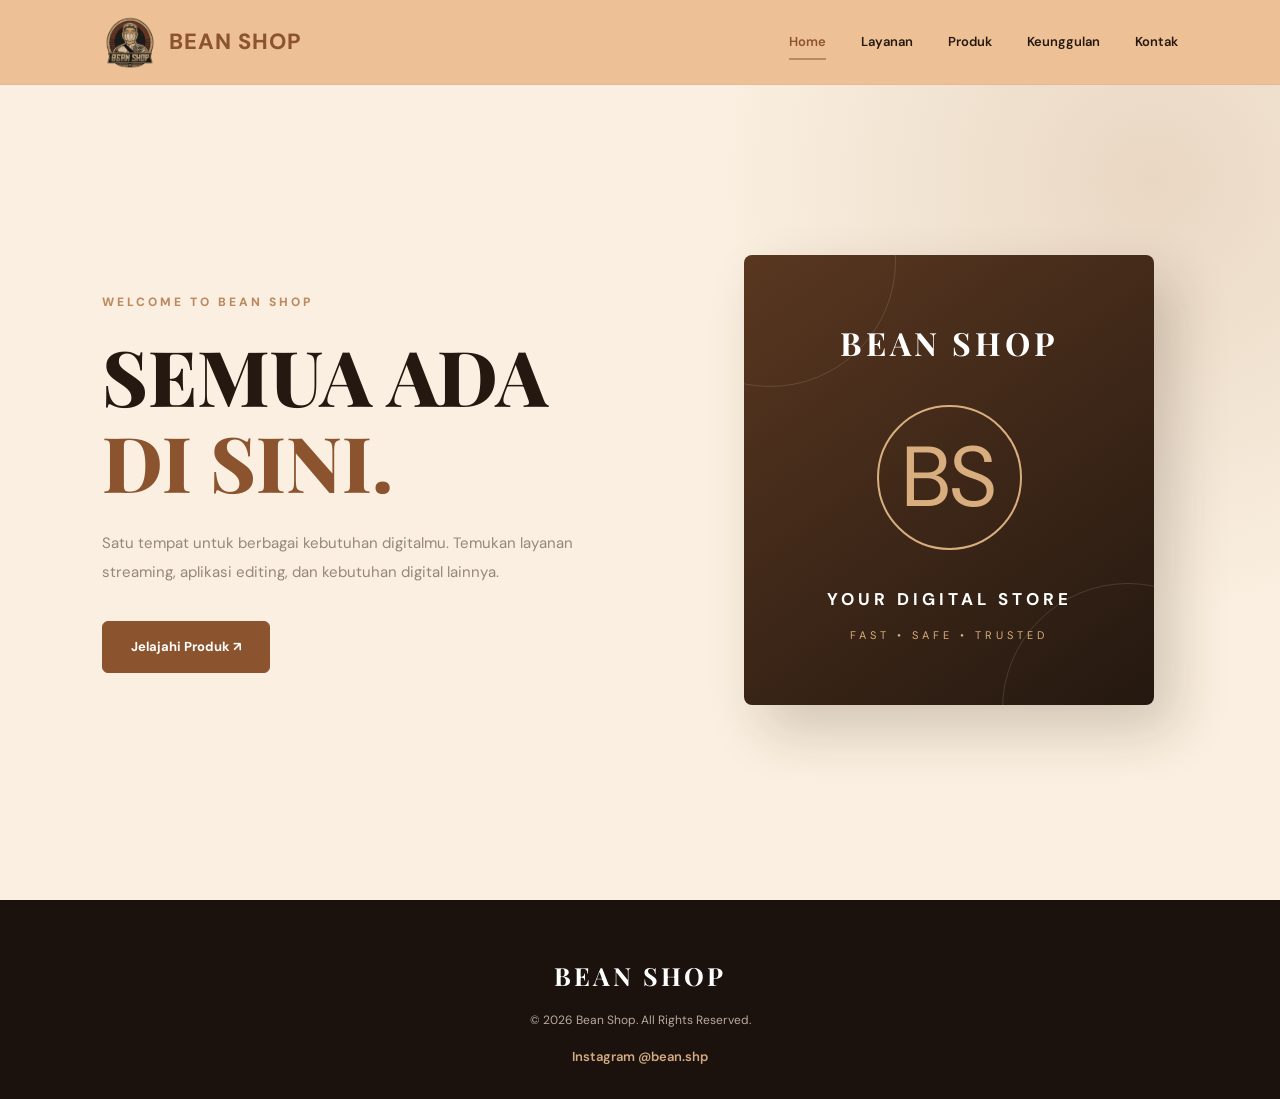
<file: index.html>
<!DOCTYPE html>
<html lang="id">
<head>
    <meta charset="UTF-8">
    <meta name="viewport" content="width=device-width, initial-scale=1.0">
    <title>Beranda | Bean Shop</title>
    <link rel="stylesheet" href="style.css">
</head>
<body>
    <!-- HEADER -->
    <header class="header">
        <div class="logo">
            <img src="logo/WhatsApp_Image_2026-11-11_at_08.12.12-removebg-preview.png" alt="Logo Bean Shop">
            <h2>BEAN SHOP</h2>
        </div>
        <nav class="navbar">
            <a href="index.html" data-page="index.html">Home</a>
            <a href="layanan.html" data-page="layanan.html">Layanan</a>
            <a href="produk.html" data-page="produk.html">Produk</a>
            <a href="keunggulan.html" data-page="keunggulan.html">Keunggulan</a>
            <a href="kontak.html" data-page="kontak.html">Kontak</a>
        </nav>
    </header>

<main>
<!-- HERO SECTION -->
    <section class="hero" id="home">

        <div class="hero-content">

            <span>WELCOME TO BEAN SHOP</span>

            <h1>
                SEMUA ADA
                <br>
                <em>DI SINI.</em>
            </h1>

            <p>
                Satu tempat untuk berbagai kebutuhan digitalmu.
                Temukan layanan streaming, aplikasi editing,
                dan kebutuhan digital lainnya.
            </p>

            <a href="produk.html" class="btn">
                Jelajahi Produk ↗
            </a>

        </div>

        <!-- POSTER -->
        <div class="hero-image">

            <div class="poster">
                <h2>BEAN SHOP</h2>

                <div class="poster-icon">BS</div>

                <h3>YOUR DIGITAL STORE</h3>
                <p>FAST • SAFE • TRUSTED</p>
            </div>

        </div>

    </section>
</main>
    <!-- FOOTER -->
    <footer>
        <h3>BEAN SHOP</h3>
        <p>© 2026 Bean Shop. All Rights Reserved.</p>
        <a href="https://instagram.com/bean.shp" target="_blank" rel="noopener noreferrer">
            Instagram @bean.shp
        </a>
    </footer>

<script src="script.js"></script>
</body>
</html>
</file>
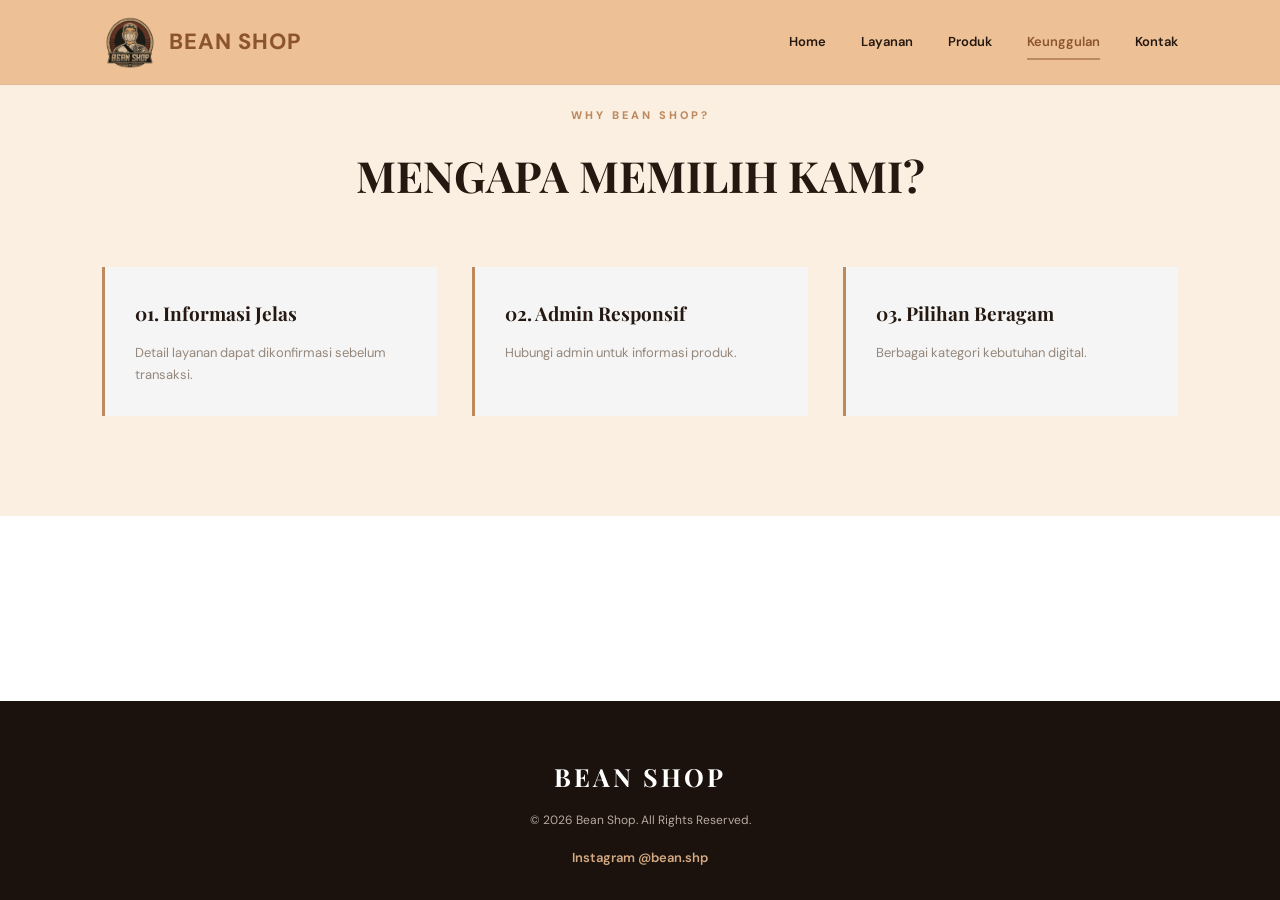
<file: keunggulan.html>
<!DOCTYPE html>
<html lang="id">
<head>
    <meta charset="UTF-8">
    <meta name="viewport" content="width=device-width, initial-scale=1.0">
    <title>Keunggulan | Bean Shop</title>
    <link rel="stylesheet" href="style.css">
</head>
<body>
    <!-- HEADER -->
    <header class="header">
        <div class="logo">
            <img src="logo/WhatsApp_Image_2026-11-11_at_08.12.12-removebg-preview.png" alt="Logo Bean Shop">
            <h2>BEAN SHOP</h2>
        </div>
        <nav class="navbar">
            <a href="index.html" data-page="index.html">Home</a>
            <a href="layanan.html" data-page="layanan.html">Layanan</a>
            <a href="produk.html" data-page="produk.html">Produk</a>
            <a href="keunggulan.html" data-page="keunggulan.html">Keunggulan</a>
            <a href="kontak.html" data-page="kontak.html">Kontak</a>
        </nav>
    </header>

<main>
<!-- KEUNGGULAN -->
    <section class="advantages">

        <div class="section-title">
            <span>WHY BEAN SHOP?</span>
            <h2>MENGAPA MEMILIH KAMI?</h2>
        </div>

        <div class="advantage-container">

            <div>
                <h3>01. Informasi Jelas</h3>
                <p>
                    Detail layanan dapat dikonfirmasi sebelum transaksi.
                </p>
            </div>

            <div>
                <h3>02. Admin Responsif</h3>
                <p>
                    Hubungi admin untuk informasi produk.
                </p>
            </div>

            <div>
                <h3>03. Pilihan Beragam</h3>
                <p>
                    Berbagai kategori kebutuhan digital.
                </p>
            </div>

        </div>

    </section>
</main>
    <!-- FOOTER -->
    <footer>
        <h3>BEAN SHOP</h3>
        <p>© 2026 Bean Shop. All Rights Reserved.</p>
        <a href="https://instagram.com/bean.shp" target="_blank" rel="noopener noreferrer">
            Instagram @bean.shp
        </a>
    </footer>

<script src="script.js"></script>
</body>
</html>
</file>
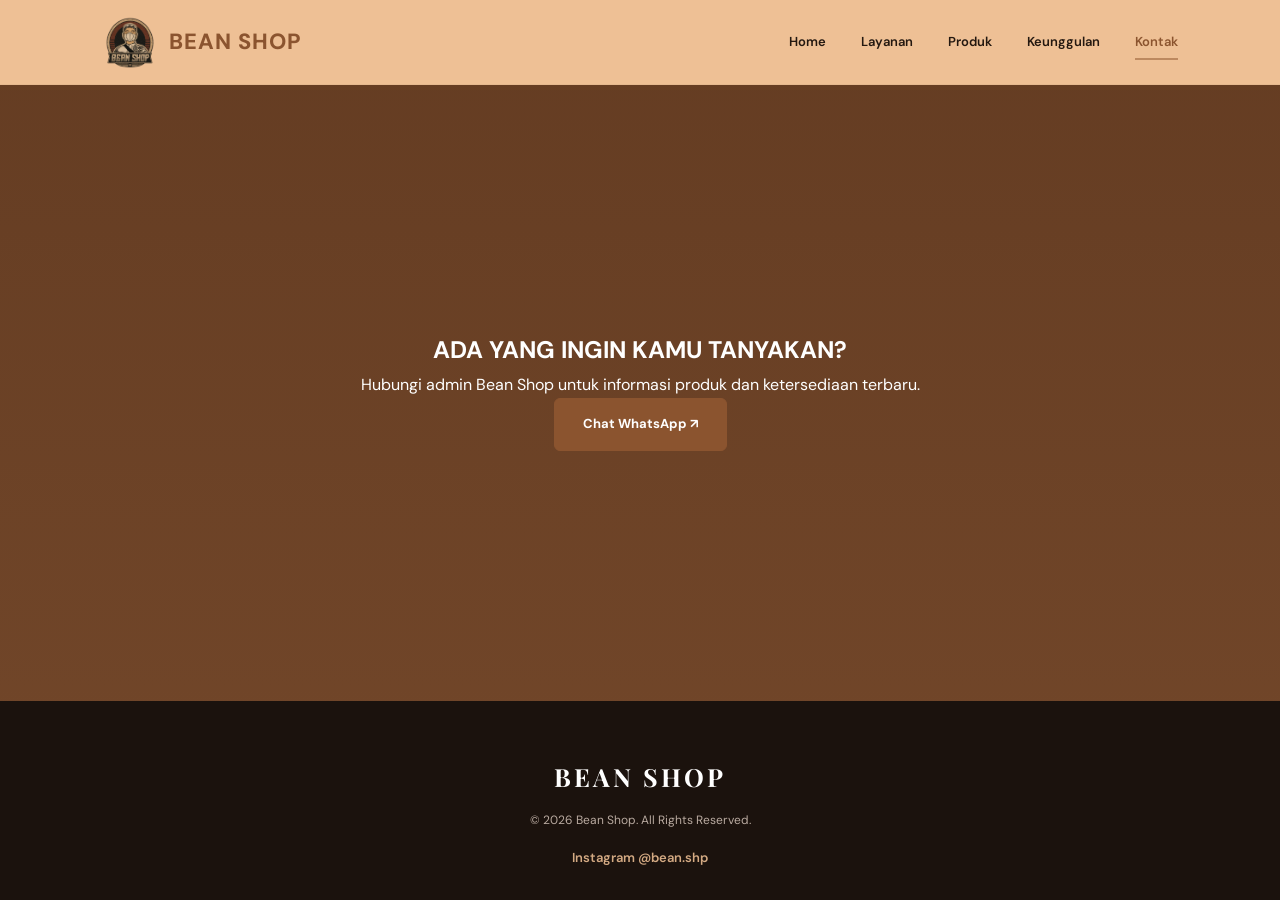
<file: kontak.html>
<!DOCTYPE html>
<html lang="id">
<head>
    <meta charset="UTF-8">
    <meta name="viewport" content="width=device-width, initial-scale=1.0">
    <title>Kontak | Bean Shop</title>
    <link rel="stylesheet" href="style.css">
</head>
<body>
    <!-- HEADER -->
    <header class="header">
        <div class="logo">
            <img src="logo/WhatsApp_Image_2026-11-11_at_08.12.12-removebg-preview.png" alt="Logo Bean Shop">
            <h2>BEAN SHOP</h2>
        </div>
        <nav class="navbar">
            <a href="index.html" data-page="index.html">Home</a>
            <a href="layanan.html" data-page="layanan.html">Layanan</a>
            <a href="produk.html" data-page="produk.html">Produk</a>
            <a href="keunggulan.html" data-page="keunggulan.html">Keunggulan</a>
            <a href="kontak.html" data-page="kontak.html">Kontak</a>
        </nav>
    </header>

<main>
<!-- KONTAK -->
    <section class="contact" id="kontak">

        <h2>ADA YANG INGIN KAMU TANYAKAN?</h2>

        <p>
            Hubungi admin Bean Shop untuk informasi
            produk dan ketersediaan terbaru.
        </p>

        <a
            href="https://wa.me/6282298443455"
            target="_blank"
            class="btn"
        >
            Chat WhatsApp ↗
        </a>
    </section>
</main>
    <!-- FOOTER -->
    <footer>
        <h3>BEAN SHOP</h3>
        <p>© 2026 Bean Shop. All Rights Reserved.</p>
        <a href="https://instagram.com/bean.shp" target="_blank" rel="noopener noreferrer">
            Instagram @bean.shp
        </a>
    </footer>

<script src="script.js"></script>
</body>
</html>
</file>
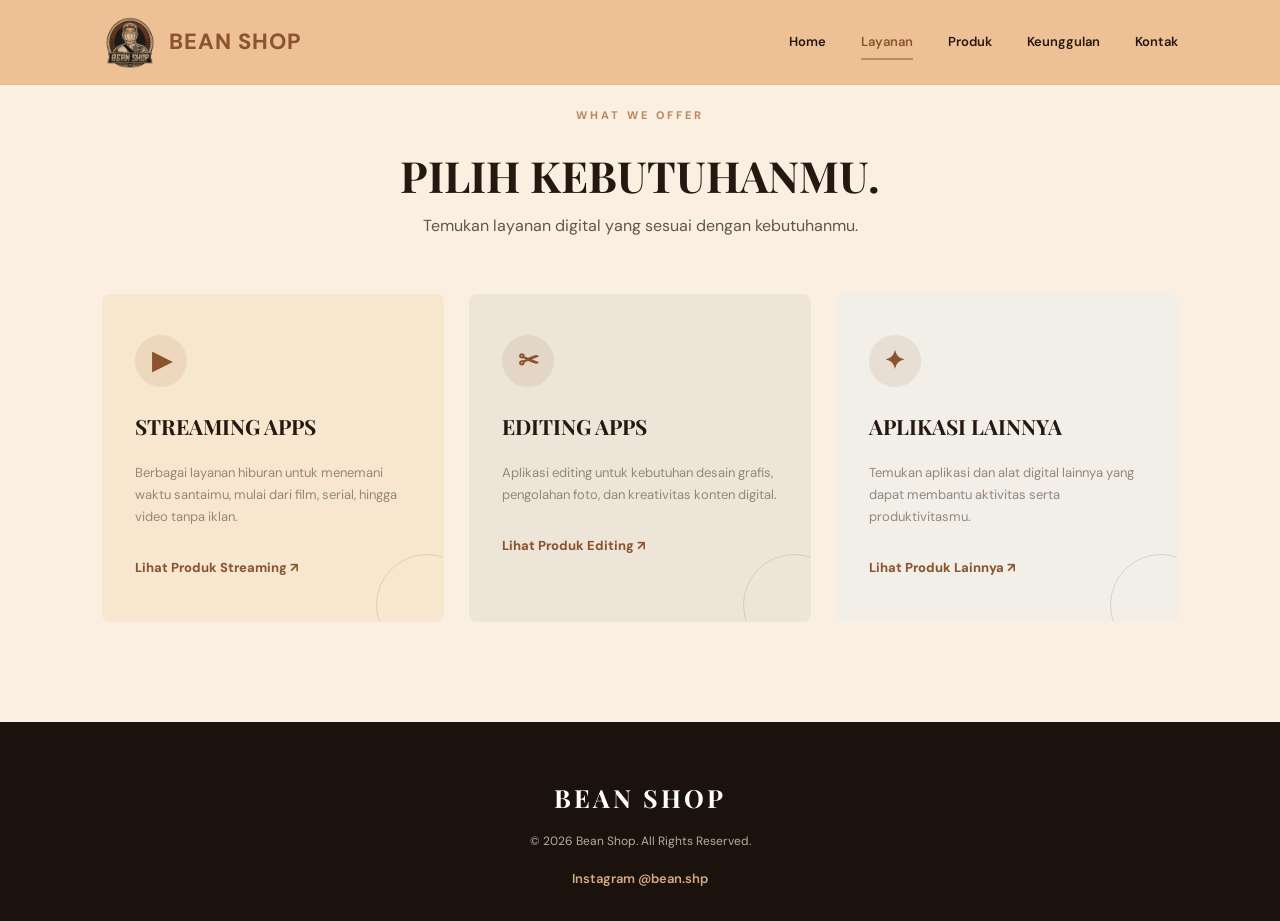
<file: layanan.html>
<!DOCTYPE html>
<html lang="id">
<head>
    <meta charset="UTF-8">
    <meta name="viewport" content="width=device-width, initial-scale=1.0">
    <title>Layanan | Bean Shop</title>
    <link rel="stylesheet" href="style.css">
</head>
<body>
    <!-- HEADER -->
    <header class="header">
        <div class="logo">
            <img src="logo/WhatsApp_Image_2026-11-11_at_08.12.12-removebg-preview.png" alt="Logo Bean Shop">
            <h2>BEAN SHOP</h2>
        </div>
        <nav class="navbar">
            <a href="index.html" data-page="index.html">Home</a>
            <a href="layanan.html" data-page="layanan.html">Layanan</a>
            <a href="produk.html" data-page="produk.html">Produk</a>
            <a href="keunggulan.html" data-page="keunggulan.html">Keunggulan</a>
            <a href="kontak.html" data-page="kontak.html">Kontak</a>
        </nav>
    </header>

    <main>
        <section class="services" id="layanan">
            <div class="section-title">
                <span>WHAT WE OFFER</span>
                <h2>PILIH KEBUTUHANMU.</h2>
                <p>Temukan layanan digital yang sesuai dengan kebutuhanmu.</p>
            </div>

            <div class="service-container">
                <!-- LAYANAN STREAMING -->
                <article class="service-card">
                    <div class="service-icon">▶</div>
                    <h3>STREAMING APPS</h3>
                    <p>Berbagai layanan hiburan untuk menemani waktu santaimu, mulai dari film, serial, hingga video tanpa iklan.</p>
                    <a href="produk.html#streaming">Lihat Produk Streaming ↗</a>
                </article>

                <!-- LAYANAN EDITING -->
                <article class="service-card editing">
                    <div class="service-icon">✂</div>
                    <h3>EDITING APPS</h3>
                    <p>Aplikasi editing untuk kebutuhan desain grafis, pengolahan foto, dan kreativitas konten digital.</p>
                    <a href="produk.html#editing">Lihat Produk Editing ↗</a>
                </article>

                <!-- LAYANAN LAINNYA -->
                <article class="service-card other">
                    <div class="service-icon">✦</div>
                    <h3>APLIKASI LAINNYA</h3>
                    <p>Temukan aplikasi dan alat digital lainnya yang dapat membantu aktivitas serta produktivitasmu.</p>
                    <a href="produk.html#lainnya">Lihat Produk Lainnya ↗</a>
                </article>
            </div>
        </section>
    </main>

    <footer>
        <h3>BEAN SHOP</h3>
        <p>© 2026 Bean Shop. All Rights Reserved.</p>
        <a href="https://instagram.com/bean.shp" target="_blank" rel="noopener noreferrer">Instagram @bean.shp</a>
    </footer>

    <script src="script.js"></script>
</body>
</html>
</file>
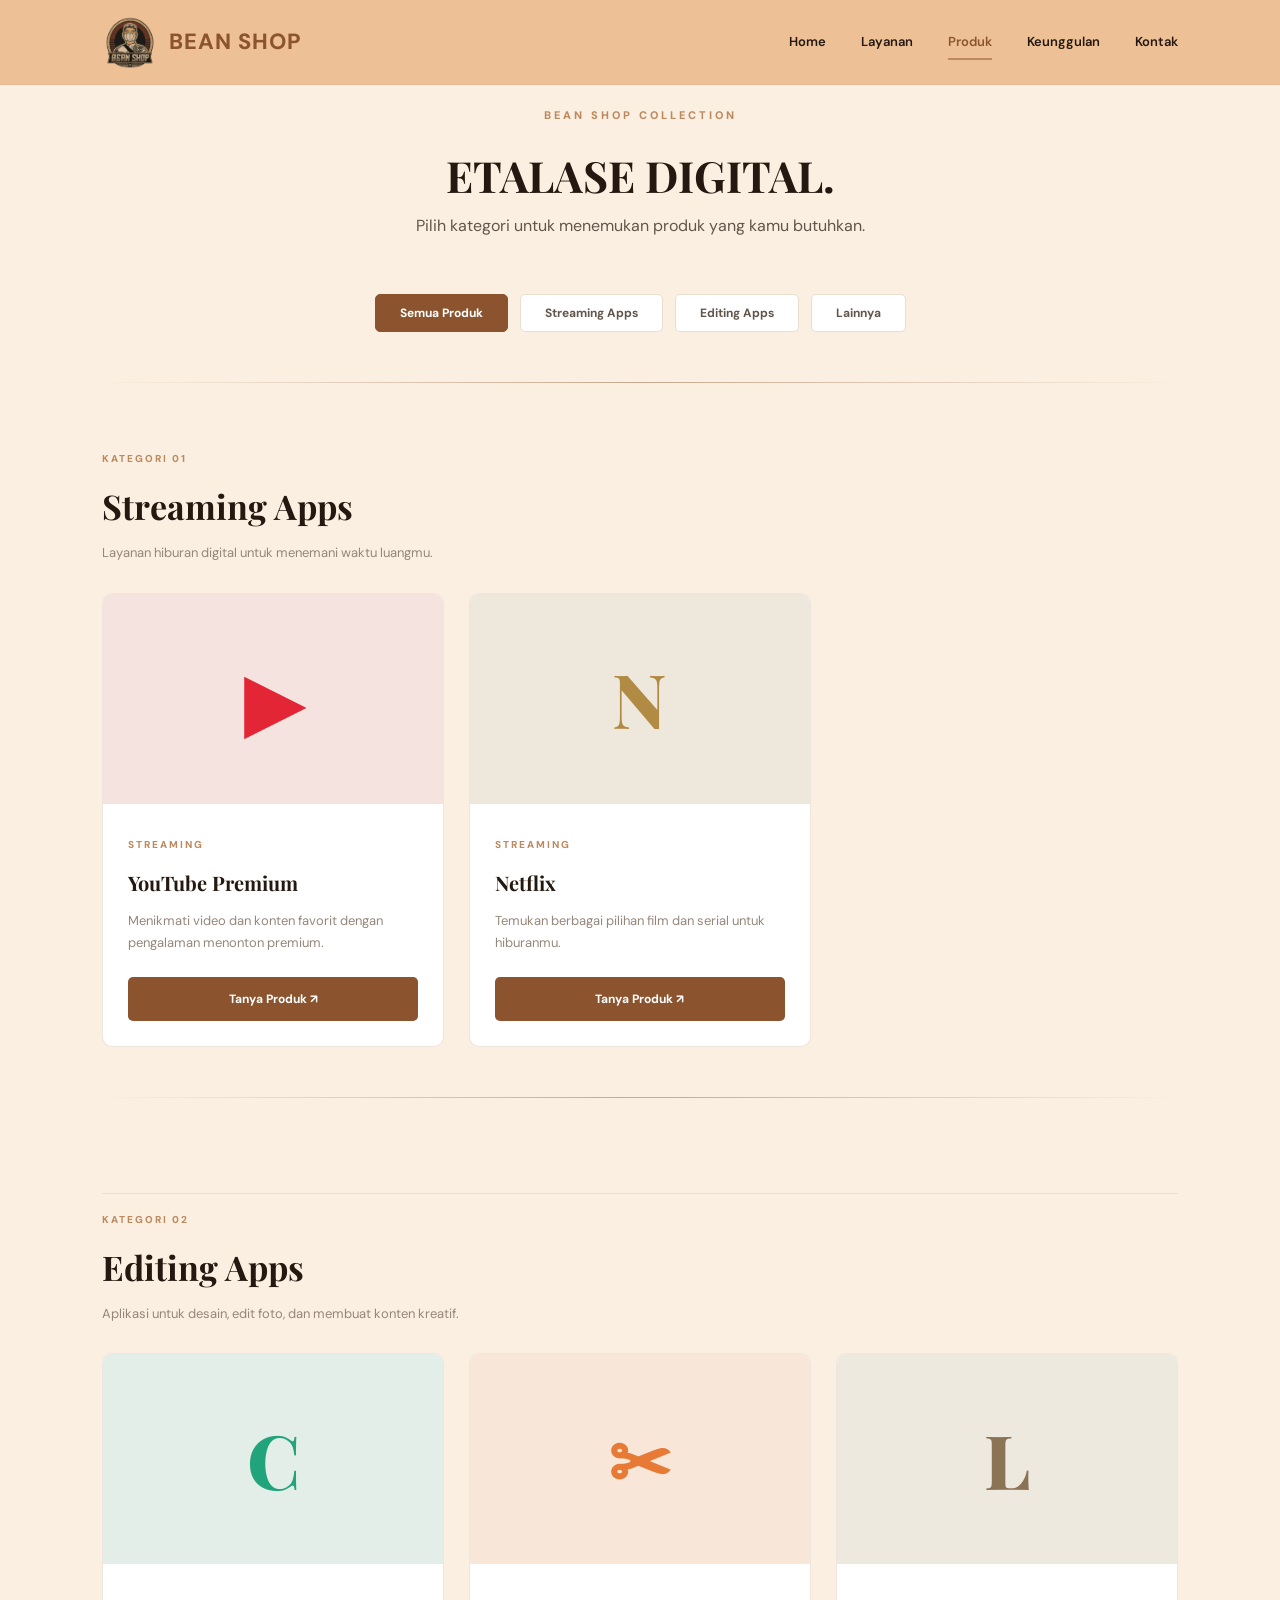
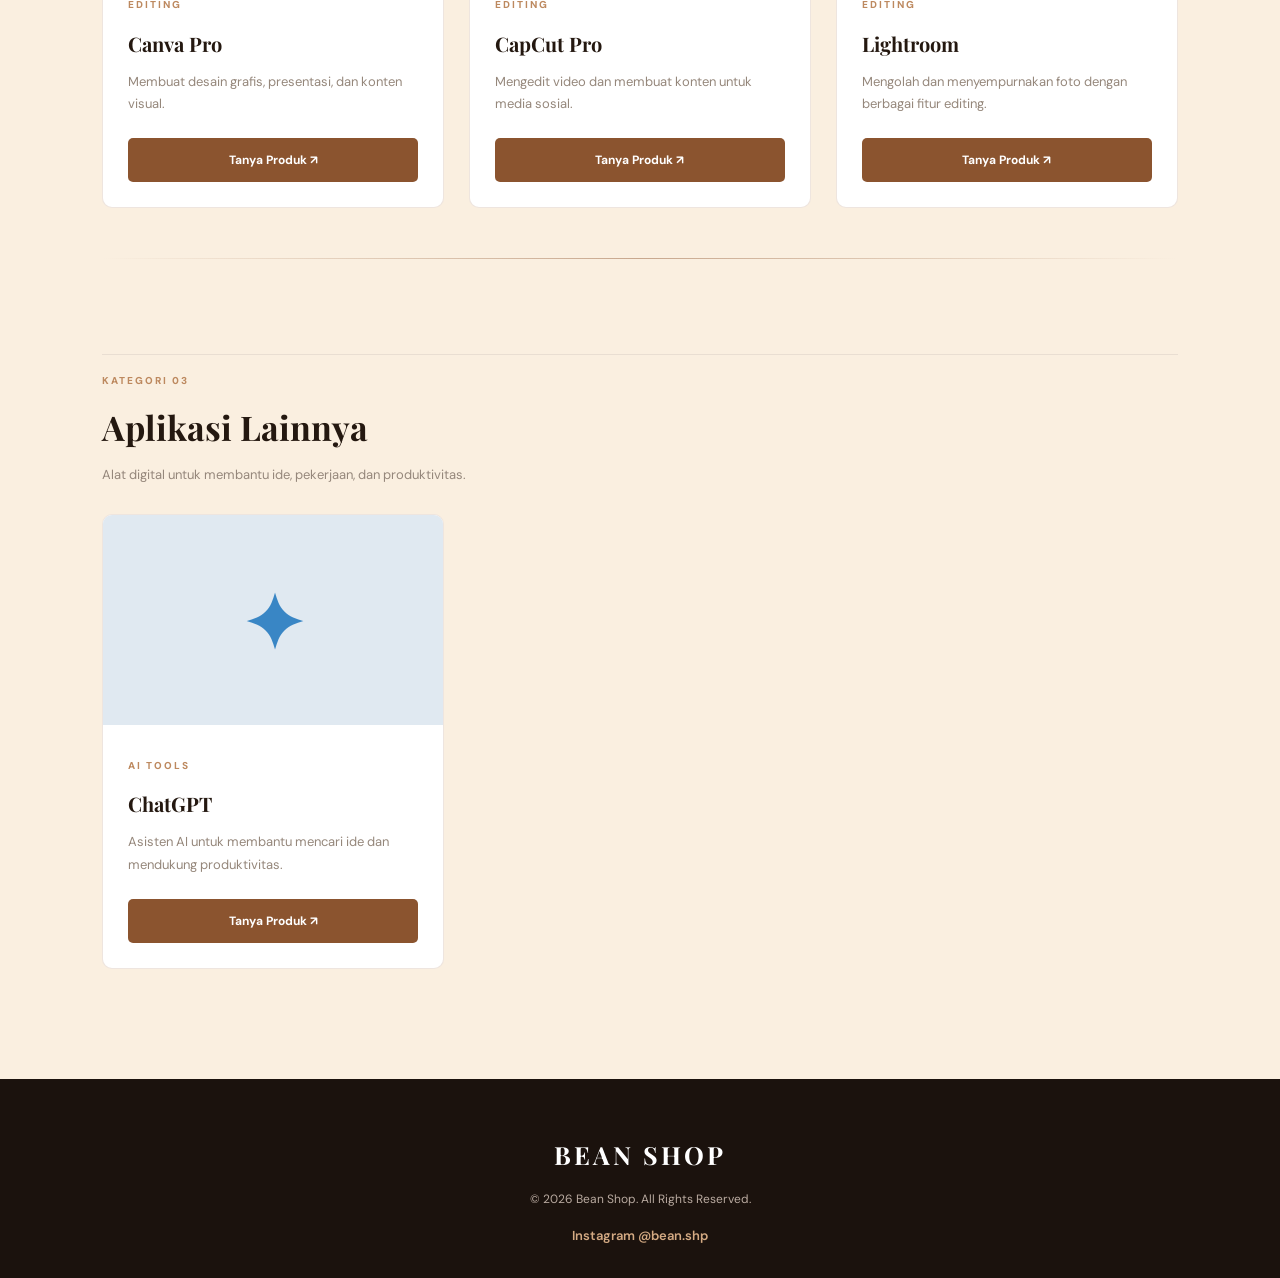
<file: produk.html>
<!DOCTYPE html>
<html lang="id">
<head>
    <meta charset="UTF-8">
    <meta name="viewport" content="width=device-width, initial-scale=1.0">
    <title>Produk | Bean Shop</title>
    <link rel="stylesheet" href="style.css">
</head>
<body>
    <!-- HEADER -->
    <header class="header">
        <div class="logo">
            <img src="logo/WhatsApp_Image_2026-11-11_at_08.12.12-removebg-preview.png" alt="Logo Bean Shop">
            <h2>BEAN SHOP</h2>
        </div>
        <nav class="navbar">
            <a href="index.html" data-page="index.html">Home</a>
            <a href="layanan.html" data-page="layanan.html">Layanan</a>
            <a href="produk.html" data-page="produk.html">Produk</a>
            <a href="keunggulan.html" data-page="keunggulan.html">Keunggulan</a>
            <a href="kontak.html" data-page="kontak.html">Kontak</a>
        </nav>
    </header>

    <main>
        <section class="products" id="produk">
            <div class="section-title">
                <span>BEAN SHOP COLLECTION</span>
                <h2>ETALASE DIGITAL.</h2>
                <p>Pilih kategori untuk menemukan produk yang kamu butuhkan.</p>
            </div>
            <!-- FILTER KATEGORI -->
            <div class="filter-buttons" aria-label="Filter kategori produk">
                <button type="button" data-filter="semua">Semua Produk</button>
                <button type="button" data-filter="streaming">Streaming Apps</button>
                <button type="button" data-filter="editing">Editing Apps</button>
                <button type="button" data-filter="lainnya">Lainnya</button>
            </div>
            <div class="category-divider"></div>
            <!-- KATEGORI STREAMING -->
            <section class="product-category" id="streaming" data-category-section="streaming">
                <div class="category-heading">
                    <span>KATEGORI 01</span>
                    <h2>Streaming Apps</h2>
                    <p>Layanan hiburan digital untuk menemani waktu luangmu.</p>
                </div>
                <div class="product-container">
                    <article class="product-card" data-category="streaming">
                        <div class="product-image red">▶</div>
                        <div class="product-info">
                            <small>STREAMING</small>
                            <h3>YouTube Premium</h3>
                            <p>Menikmati video dan konten favorit dengan pengalaman menonton premium.</p>
                            <a href="#" class="order-link" data-product="YouTube Premium">Tanya Produk ↗</a>
                        </div>
                    </article>

                    <article class="product-card" data-category="streaming">
                        <div class="product-image gold">N</div>
                        <div class="product-info">
                            <small>STREAMING</small>
                            <h3>Netflix</h3>
                            <p>Temukan berbagai pilihan film dan serial untuk hiburanmu.</p>
                            <a href="#" class="order-link" data-product="Netflix">Tanya Produk ↗</a>
                        </div>
                    </article>
                </div>
                <div class="category-divider"></div>
            </section>

            <!-- KATEGORI EDITING -->
            <section class="product-category" id="editing" data-category-section="editing">
                <div class="category-heading">
                    <span>KATEGORI 02</span>
                    <h2>Editing Apps</h2>
                    <p>Aplikasi untuk desain, edit foto, dan membuat konten kreatif.</p>
                </div>
                <div class="product-container">
                    <article class="product-card" data-category="editing">
                        <div class="product-image green">C</div>
                        <div class="product-info">
                            <small>EDITING</small>
                            <h3>Canva Pro</h3>
                            <p>Membuat desain grafis, presentasi, dan konten visual.</p>
                            <a href="#" class="order-link" data-product="Canva Pro">Tanya Produk ↗</a>
                        </div>
                    </article>

                    <article class="product-card" data-category="editing">
                        <div class="product-image orange">✂</div>
                        <div class="product-info">
                            <small>EDITING</small>
                            <h3>CapCut Pro</h3>
                            <p>Mengedit video dan membuat konten untuk media sosial.</p>
                            <a href="#" class="order-link" data-product="CapCut Pro">Tanya Produk ↗</a>
                        </div>
                    </article>

                    <article class="product-card" data-category="editing">
                        <div class="product-image cream">L</div>
                        <div class="product-info">
                            <small>EDITING</small>
                            <h3>Lightroom</h3>
                            <p>Mengolah dan menyempurnakan foto dengan berbagai fitur editing.</p>
                            <a href="#" class="order-link" data-product="Lightroom">Tanya Produk ↗</a>
                        </div>
                    </article>
                </div>
                <div class="category-divider"></div>
            </section>

            <!-- KATEGORI LAINNYA -->
            <section class="product-category" id="lainnya" data-category-section="lainnya">
                <div class="category-heading">
                    <span>KATEGORI 03</span>
                    <h2>Aplikasi Lainnya</h2>
                    <p>Alat digital untuk membantu ide, pekerjaan, dan produktivitas.</p>
                </div>
                <div class="product-container">
                    <article class="product-card" data-category="lainnya">
                        <div class="product-image blue">✦</div>
                        <div class="product-info">
                            <small>AI TOOLS</small>
                            <h3>ChatGPT</h3>
                            <p>Asisten AI untuk membantu mencari ide dan mendukung produktivitas.</p>
                            <a href="#" class="order-link" data-product="ChatGPT">Tanya Produk ↗</a>
                        </div>
                    </article>
                </div>
            </section>
        </section>
    </main>

    <footer>
        <h3>BEAN SHOP</h3>
        <p>© 2026 Bean Shop. All Rights Reserved.</p>
        <a href="https://instagram.com/bean.shp" target="_blank" rel="noopener noreferrer">Instagram @bean.shp</a>
    </footer>

    <script src="script.js"></script>
</body>
</html>
</file>
<file: style.css>
/* =========================================
   BEAN SHOP - DIGITAL STORE
========================================= */

@import url('https://fonts.googleapis.com/css2?family=DM+Sans:wght@400;500;600;700;800&family=Playfair+Display:wght@600;700;800&display=swap');

:root {
    --primary: #8b542f;
    --secondary: #bd895f;
    --dark: #241810;
    --cream: rgba(243, 220, 185, 0.445);
    --light: #f5f5f5;
    --white: #ffffff;
    --text: #62564c;
    --muted: #95877b;
    --border: #e9ded2;
    --shadow: 0 12px 35px rgba(55, 34, 20, 0.08);
}

* {
    margin: 0;
    padding: 0;
    box-sizing: border-box;
    scroll-behavior: smooth;
}

body {
    font-family: 'DM Sans', sans-serif;
    background: var(--white);
    color: var(--text);
    line-height: 1.7;
    overflow-x: hidden;
}

a {
    text-decoration: none;
    color: inherit;
}

button {
    font-family: inherit;
    cursor: pointer;
}

section {
    padding: 100px 8%;
    scroll-margin-top: 90px;
}

/* =========================================
   HEADER
========================================= */

.header {
    position: fixed;
    top: 0;
    left: 0;
    width: 100%;
    min-height: 85px;
    padding: 12px 8%;
    display: flex;
    justify-content: space-between;
    align-items: center;
    background: rgb(238, 192, 149);
    backdrop-filter: blur(15px);
    z-index: 1000;
    border-bottom: 1px solid rgba(0,0,0,0.04);
    transition: 0.3s ease;
}

.header.scrolled {
    min-height: 72px;
    box-shadow: 0 5px 25px rgba(0,0,0,0.08);
}

/* LOGO */

.logo {
    display: flex;
    align-items: center;
    gap: 12px;
    position: relative;
}

.logo img {
    width: 55px;
    height: 55px;
    object-fit: contain;
}

.logo h2 {
    font-size: 22px;
    font-weight: 800;
    color: var(--primary);
    letter-spacing: 1px;
}

.logo small {
    position: absolute;
    left: 67px;
    top: 31px;
    font-size: 8px;
    color: var(--muted);
    letter-spacing: 1.2px;
    white-space: nowrap;
}

/* NAVIGATION */

.navbar {
    display: flex;
    align-items: center;
    gap: 35px;
}

.navbar a {
    font-size: 13px;
    font-weight: 600;
    color: var(--dark);
    position: relative;
    transition: 0.3s;
}

.navbar a::after {
    content: "";
    position: absolute;
    left: 0;
    bottom: -7px;
    width: 0;
    height: 2px;
    background: var(--secondary);
    transition: 0.3s;
}

.navbar a:hover,
.navbar a.active {
    color: var(--primary);
}

.navbar a:hover::after,
.navbar a.active::after {
    width: 100%;
}

/* =========================================
   HERO
========================================= */

.hero {
    min-height: 100vh;
    padding: 150px 8% 90px;
    display: grid;
    grid-template-columns: 1.1fr 0.9fr;
    align-items: center;
    gap: 60px;
    background:
        radial-gradient(circle at 90% 20%, #e9d7c3 0%, transparent 32%),
        var(--cream);
    position: relative;
    overflow: hidden;
}

.hero-content {
    position: relative;
    z-index: 2;
}

.hero-content > span {
    display: inline-block;
    font-size: 12px;
    color: var(--secondary);
    font-weight: 800;
    letter-spacing: 3px;
    margin-bottom: 20px;
}

.hero-content h1 {
    font-family: 'Playfair Display', serif;
    color: var(--dark);
    font-size: clamp(48px, 6vw, 78px);
    line-height: 1.12;
    font-weight: 800;
    margin-bottom: 25px;
}

.hero-content h1 em {
    color: var(--primary);
    font-style: normal;
}

.hero-content p {
    color: var(--muted);
    max-width: 510px;
    font-size: 15px;
    line-height: 1.9;
    margin-bottom: 35px;
}

.btn {
    display: inline-block;
    padding: 14px 28px;
    border-radius: 6px;
    background: var(--primary);
    color: white;
    font-size: 13px;
    font-weight: 700;
    transition: 0.3s;
    border: 1px solid var(--primary);
}

.btn:hover {
    background: var(--dark);
    border-color: var(--dark);
    transform: translateY(-4px);
    box-shadow: var(--shadow);
}

/* POSTER */

.hero-image {
    display: flex;
    justify-content: center;
    align-items: center;
    position: relative;
}

.poster {
    width: 100%;
    max-width: 410px;
    min-height: 450px;
    background: linear-gradient(145deg, #593720, #241810);
    border-radius: 8px;
    padding: 45px 30px;
    color: white;
    display: flex;
    flex-direction: column;
    justify-content: center;
    align-items: center;
    text-align: center;
    position: relative;
    overflow: hidden;
    box-shadow: 20px 25px 55px rgba(50, 30, 15, 0.2);
}

.poster::before,
.poster::after {
    content: "";
    position: absolute;
    width: 250px;
    height: 250px;
    border: 1px solid rgba(255,255,255,0.13);
    border-radius: 50%;
}

.poster::before {
    top: -120px;
    left: -100px;
}

.poster::after {
    bottom: -130px;
    right: -100px;
}

.poster h2 {
    font-family: 'Playfair Display', serif;
    font-size: 32px;
    letter-spacing: 4px;
}

.poster-icon {
    width: 145px;
    height: 145px;
    margin: 35px 0;
    border: 2px solid #d8ae7f;
    border-radius: 50%;
    display: flex;
    justify-content: center;
    align-items: center;
    font-size: 85px;
    color: #d8ae7f;
    animation: rotateStar 15s linear infinite;
}

.poster h3 {
    font-size: 17px;
    letter-spacing: 4px;
}

.poster p {
    color: #d8ae7f;
    font-size: 11px;
    letter-spacing: 4px;
    margin-top: 12px;
}

@keyframes rotateStar {
    from { transform: rotate(0deg); }
    to { transform: rotate(360deg); }
}

/* =========================================
   SECTION TITLE
========================================= */

.section-title {
    text-align: center;
    margin-bottom: 55px;
}

.section-title span {
    font-size: 11px;
    font-weight: 800;
    color: var(--secondary);
    letter-spacing: 3px;
}

.section-title h2 {
    font-family: 'Playfair Display', serif;
    font-size: clamp(28px, 4vw, 43px);
    color: var(--dark);
    margin-top: 12px;
}

/* =========================================
   SERVICES
========================================= */

.services {
    background: var(--cream);
}

.service-container {
    display: grid;
    grid-template-columns: repeat(3, 1fr);
    gap: 25px;
}

.service-card {
    padding: 40px 32px;
    min-height: 245px;
    background: var(--cream);
    border-radius: 8px;
    border: 1px solid transparent;
    position: relative;
    overflow: hidden;
    transition: 0.35s;
}

.service-card::before {
    content: "";
    position: absolute;
    width: 100px;
    height: 100px;
    right: -35px;
    bottom: -35px;
    border: 1px solid rgba(139,84,47,0.2);
    border-radius: 50%;
}

.service-card:hover {
    transform: translateY(-10px);
    box-shadow: var(--shadow);
    border-color: var(--border);
}

.service-card h3 {
    font-family: 'Playfair Display', serif;
    font-size: 21px;
    color: var(--dark);
    margin-bottom: 17px;
}

.service-card p {
    color: var(--muted);
    font-size: 13px;
    margin-bottom: 25px;
}

.service-card a {
    color: var(--primary);
    font-size: 13px;
    font-weight: 800;
}

.service-card a:hover {
    color: var(--secondary);
}

.service-card.editing {
    background: #eee5d9;
}

.service-card.other {
    background: #f2eee8;
}

/* =========================================
   PRODUCTS
========================================= */

.products {
    background: var(--cream);
}

/* FILTER BUTTONS */

.filter-buttons {
    display: flex;
    justify-content: center;
    gap: 12px;
    flex-wrap: wrap;
    margin-bottom: 40px;
}

.filter-buttons button {
    border: 1px solid var(--border);
    background: white;
    color: var(--text);
    padding: 10px 24px;
    border-radius: 5px;
    font-size: 12px;
    font-weight: 700;
    transition: 0.3s;
}

.filter-buttons button:hover,
.filter-buttons button.active {
    background: var(--primary);
    border-color: var(--primary);
    color: white;
}

/* PRODUCT GRID */

.product-container {
    display: grid;
    grid-template-columns: repeat(3, 1fr);
    gap: 25px;
}

.product-card {
    background: white;
    border-radius: 8px;
    overflow: hidden;
    border: 1px solid var(--border);
    transition: 0.35s;
}

.product-card:hover {
    transform: translateY(-8px);
    box-shadow: var(--shadow);
}

.product-card.hide {
    display: none;
}

.product-image {
    height: 210px;
    display: flex;
    align-items: center;
    justify-content: center;
    font-size: 75px;
    font-weight: 800;
    font-family: 'Playfair Display', serif;
    transition: 0.3s;
}

.product-card:hover .product-image {
    transform: scale(1.03);
}

.product-image.red {
    background: #f5e3df;
    color: #e32636;
}

.product-image.gold {
    background: #eee8dc;
    color: #b18a43;
}

.product-image.green {
    background: #e2eee7;
    color: #21a37b;
}

.product-image.orange {
    background: #f8e6d9;
    color: #e77b36;
}

.product-image.cream {
    background: #eee9df;
    color: #8b7355;
}

.product-image.blue {
    background: #e0e9f1;
    color: #3986c5;
}

.product-info {
    padding: 25px;
}

.product-info small {
    color: var(--secondary);
    font-size: 10px;
    font-weight: 800;
    letter-spacing: 2px;
}

.product-info h3 {
    color: var(--dark);
    font-family: 'Playfair Display', serif;
    font-size: 20px;
    margin: 10px 0;
}

.product-info p {
    color: var(--muted);
    font-size: 13px;
    margin-bottom: 23px;
}

.order-link {
    display: block;
    text-align: center;
    background: var(--primary);
    color: white;
    padding: 12px;
    border-radius: 5px;
    font-size: 12px;
    font-weight: 700;
    transition: 0.3s;
}

.order-link:hover {
    background: var(--dark);
}

/* =========================================
   ADVANTAGES
========================================= */

.advantages {
    background: var(--cream);
}

.advantage-container {
    display: grid;
    grid-template-columns: repeat(3, 1fr);
    gap: 35px;
}

.advantage-container > div {
    padding: 30px;
    border-left: 3px solid var(--secondary);
    background: var(--light);
    transition: 0.3s;
}

.advantage-container > div:hover {
    transform: translateY(-7px);
    box-shadow: var(--shadow);
}

.advantage-container h3 {
    font-family: 'Playfair Display', serif;
    color: var(--dark);
    font-size: 19px;
    margin-bottom: 12px;
}

.advantage-container p {
    font-size: 13px;
    color: var(--muted);
}

/* =========================================
   CONTACT
========================================= */

.contact {
    flex: 1;
    display: flex;
    flex-direction: column;
    justify-content: center;
    align-items: center;

    text-align: center;
    background:
        linear-gradient(rgb(100, 60, 34), rgba(117, 72, 42, 0.94)),
        var(--dark);
    color: white;

    padding: 180px 8% 100px;
    transform: translateY(100px);
}

/* =========================================
   FOOTER
========================================= */

footer {
    background: #1b120d;
    padding: 45px 8% 25px;
    text-align: center;
    color: white;
}

footer h3 {
    font-family: 'Playfair Display', serif;
    font-size: 25px;
    letter-spacing: 3px;
    margin-bottom: 12px;
}

footer p {
    font-size: 12px;
    color: #b9aaa0;
    margin-bottom: 12px;
}

footer a {
    font-size: 13px;
    color: #d4aa83;
    font-weight: 600;
    transition: 0.3s;
}

footer a:hover {
    color: white;
}

footer {
    background: #1b120d;
    padding: 55px 10% 30px;
    text-align: center;
    color: white;

    width: 100%;
    box-sizing: border-box;
    margin-top: auto;
}
/* =========================================
   MOBILE NAVIGATION BUTTON
   Dibuat otomatis oleh JavaScript
========================================= */

.menu-toggle {
    display: none;
    background: transparent;
    border: none;
    color: var(--primary);
    font-size: 28px;
    padding: 5px;
}

/* =========================================
   BACK TO TOP
========================================= */

.back-to-top {
    position: fixed;
    right: 25px;
    bottom: 25px;
    width: 45px;
    height: 45px;
    border: none;
    background: var(--primary);
    color: white;
    border-radius: 5px;
    font-size: 20px;
    opacity: 0;
    visibility: hidden;
    transform: translateY(15px);
    transition: 0.3s;
    z-index: 900;
}

.back-to-top.show {
    opacity: 1;
    visibility: visible;
    transform: translateY(0);
}

/* =========================================
   ANIMATION
========================================= */

.reveal {
    opacity: 0;
    transform: translateY(30px);
    transition: opacity 0.7s ease, transform 0.7s ease;
}

.reveal.active {
    opacity: 1;
    transform: translateY(0);
}

/* =========================================
   TABLET
========================================= */

@media (max-width: 992px) {

    .header {
        padding: 12px 5%;
    }

    section {
        padding: 80px 5%;
    }

    .hero {
        padding: 130px 5% 80px;
        gap: 35px;
    }

    .navbar {
        gap: 20px;
    }

    .service-container,
    .product-container,
    .advantage-container {
        grid-template-columns: repeat(2, 1fr);
    }

}

/* =========================================
   MOBILE
========================================= */

@media (max-width: 768px) {

    .header {
        min-height: 75px;
        padding: 10px 5%;
    }

    .logo img {
        width: 45px;
        height: 45px;
    }

    .logo h2 {
        font-size: 18px;
    }

    .logo small {
        left: 57px;
        top: 27px;
        font-size: 7px;
    }

    .menu-toggle {
        display: block;
    }

    .navbar {
        position: absolute;
        top: 100%;
        left: 0;
        width: 100%;
        background: white;
        display: flex;
        flex-direction: column;
        align-items: stretch;
        gap: 0;
        padding: 0 6%;
        max-height: 0;
        overflow: hidden;
        transition: max-height 0.4s ease, padding 0.3s ease;
        box-shadow: 0 10px 20px rgba(0,0,0,0.05);
    }

    .navbar.active {
        max-height: 300px;
        padding: 15px 6% 25px;
    }

    .navbar a {
        padding: 12px 0;
        border-bottom: 1px solid var(--border);
    }

    .navbar a::after {
        display: none;
    }

    .hero {
        min-height: auto;
        padding: 130px 6% 70px;
        grid-template-columns: 1fr;
        gap: 45px;
    }

    .hero-content h1 {
        font-size: 48px;
    }

    .hero-content p {
        font-size: 13px;
    }

    .poster {
        max-width: 350px;
        min-height: 380px;
    }

    .poster h2 {
        font-size: 26px;
    }

    .poster-icon {
        width: 120px;
        height: 120px;
        font-size: 70px;
    }

    .service-container,
    .product-container,
    .advantage-container {
        grid-template-columns: 1fr;
    }

    .section-title {
        margin-bottom: 40px;
    }

    section {
        padding: 70px 6%;
    }

    .contact {
        padding: 75px 6%;
    }

}

/* =========================================
   SMALL MOBILE
========================================= */

@media (max-width: 480px) {

    .hero-content h1 {
        font-size: 40px;
    }

    .hero-content > span {
        font-size: 10px;
        letter-spacing: 2px;
    }

    .hero-content p {
        font-size: 12px;
    }

    .btn {
        padding: 12px 20px;
        font-size: 12px;
    }

    .section-title h2 {
        font-size: 27px;
    }

    .service-card {
        padding: 30px 25px;
    }

    .product-image {
        height: 180px;
        font-size: 65px;
    }

    .filter-buttons {
        gap: 8px;
    }

    .filter-buttons button {
        padding: 9px 15px;
        font-size: 11px;
    }

    .contact h2 {
        font-size: 27px;
    }

    footer {
        padding: 35px 5% 20px;
    }

}
/* =========================================
   CATEGORY NAVIGATION & PRODUCT SECTIONS
========================================= */

.service-icon {
    width: 52px;
    height: 52px;
    display: flex;
    align-items: center;
    justify-content: center;
    margin-bottom: 22px;
    border-radius: 50%;
    background: rgba(139, 84, 47, 0.10);
    color: var(--primary);
    font-size: 25px;
    font-weight: 800;
}

.product-category {
    padding: 55px 0 15px;
    scroll-margin-top: 100px;
}

.product-category + .product-category {
    border-top: 1px solid var(--border);
    margin-top: 35px;
}

.category-heading {
    margin-bottom: 28px;
}

.category-heading span {
    color: var(--secondary);
    font-size: 10px;
    font-weight: 800;
    letter-spacing: 2px;
}

.category-heading h2 {
    margin: 7px 0;
    color: var(--dark);
    font-family: 'Playfair Display', serif;
    font-size: clamp(25px, 3vw, 34px);
}

.category-heading p {
    color: var(--muted);
    font-size: 13px;
}

.product-category.hide {
    display: none;
}

@media (max-width: 768px) {
    .product-category {
        padding-top: 40px;
    }
}


/* =================================
   PEMBATAS ANTAR KATEGORI PRODUK
================================= */

.category-divider {
    width: 100%;
    height: 1px;
    background: linear-gradient(
        to right,
        transparent,
        rgba(139, 81, 43, 0.45),
        transparent
    );

    margin: 50px 0;
}

/* Jarak setiap kategori */
.product-category {
    padding-top: 10px;
    padding-bottom: 10px;
}

/* Tampilan kartu produk */
.product-card {
    border: 1px solid rgba(139, 81, 43, 0.15);
    border-radius: 10px;
    overflow: hidden;
    transition: transform 0.3s ease,
                box-shadow 0.3s ease;
}

/* Efek ketika mouse diarahkan */
.product-card:hover {
    transform: translateY(-5px);
    box-shadow: 0 10px 25px rgba(90, 55, 30, 0.12);
}

/* Tampilan mobile */
@media (max-width: 768px) {
    .category-divider {
        margin: 30px 0;
    }

    .product-category {
        padding-top: 5px;
        padding-bottom: 5px;
    }
}

/* Menghilangkan jarak putih antara kontak dan footer */
html, body {
    min-height: 100%;
    margin: 0;
}

body {
    min-height: 100vh;
    display: flex;
    flex-direction: column;
}

main {
    flex: 1;
    display: flex;
    flex-direction: column;
}

.contact {
    flex: 1;
    margin: 0;
}

footer {
    margin-top: 0;
    width: 100%;
}
</file>
